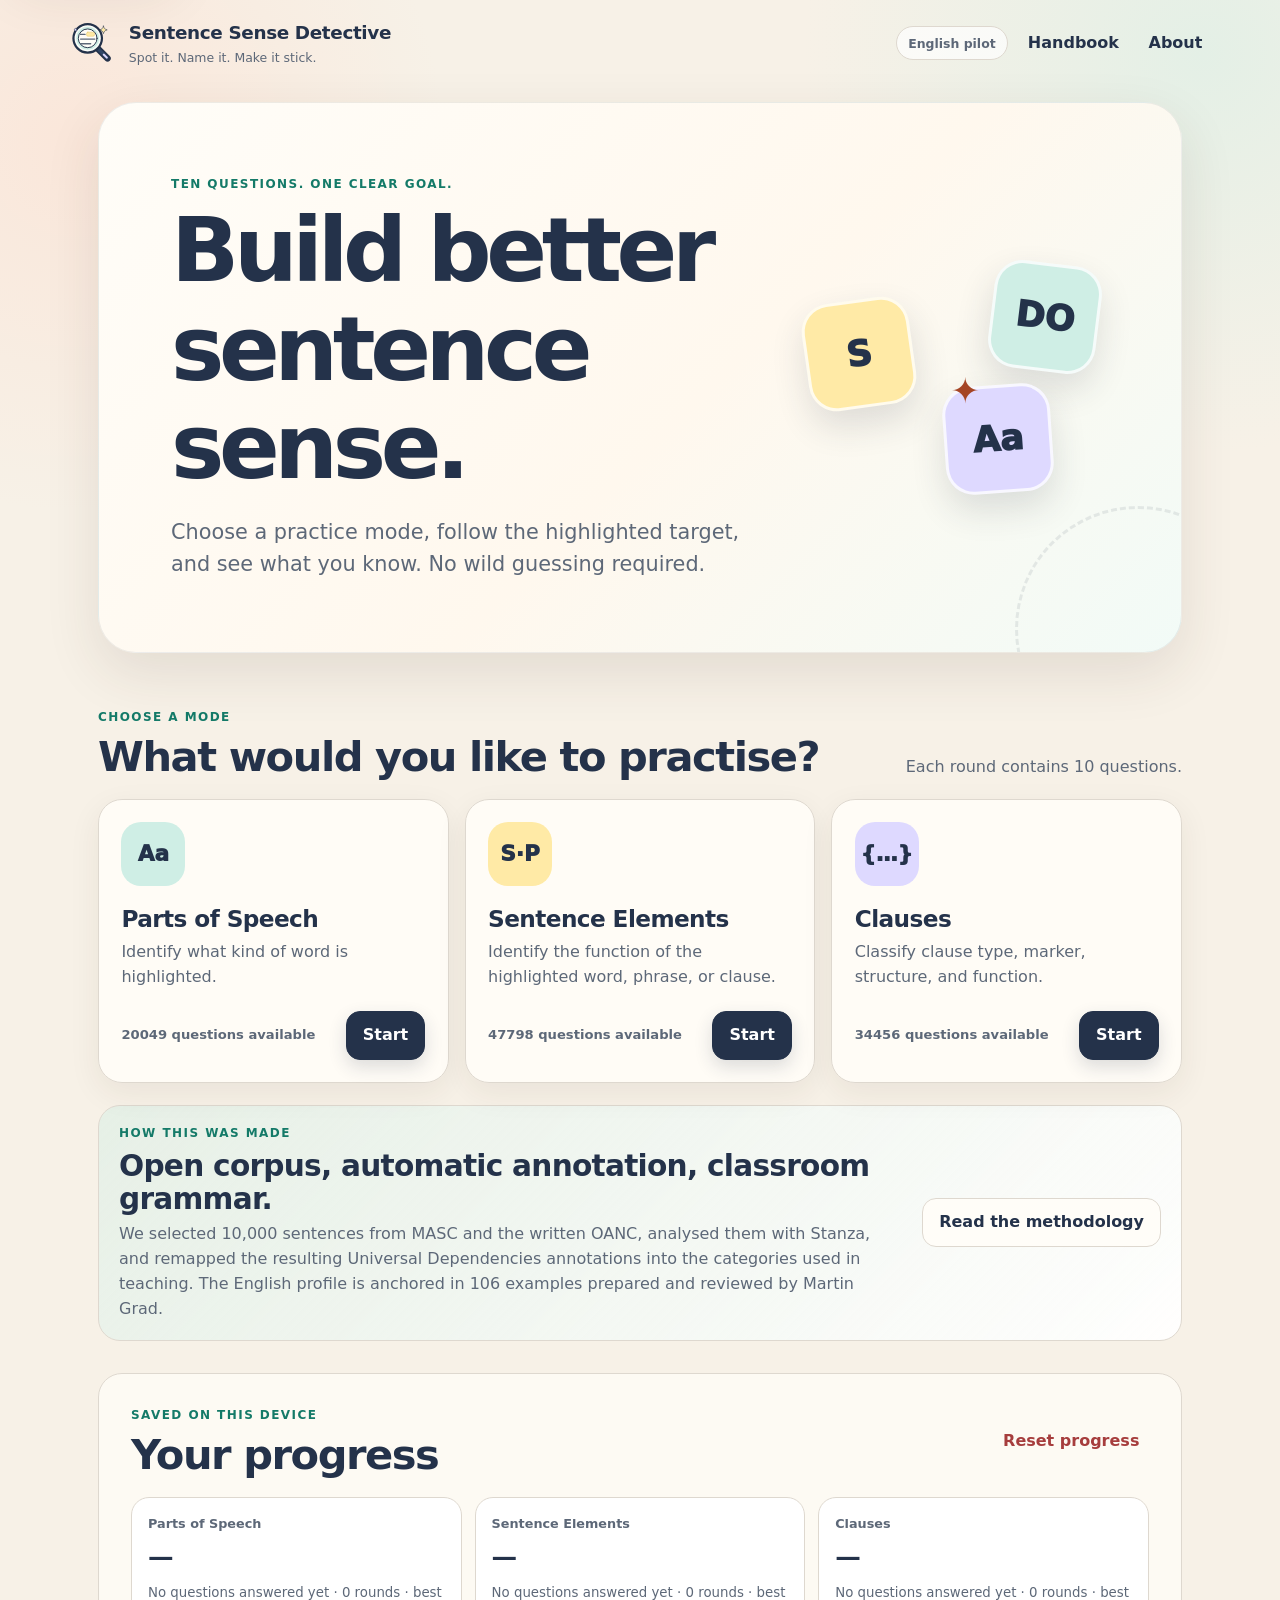
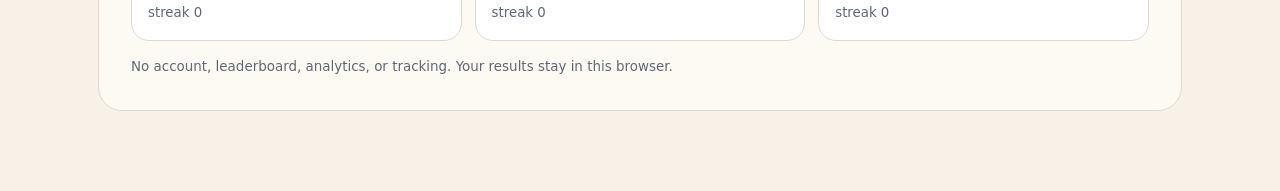
<file: docs/index.html>
<!doctype html>
<html lang="en">
<head>
  <meta charset="utf-8">
  <meta name="viewport" content="width=device-width, initial-scale=1">
  <meta name="description" content="Sentence Sense Detective is a free English grammar practice tool built from open corpora, automatic annotation, and pedagogical review.">
  <meta name="theme-color" content="#24324a">
  <title>Sentence Sense Detective</title>
  <link rel="icon" href="assets/brand/favicon.svg" type="image/svg+xml">
  <link rel="icon" href="assets/brand/favicon-32x32.png" sizes="32x32" type="image/png">
  <link rel="icon" href="assets/brand/favicon-16x16.png" sizes="16x16" type="image/png">
  <link rel="apple-touch-icon" href="assets/brand/apple-touch-icon.png">
  <link rel="manifest" href="assets/brand/site.webmanifest">
  <link rel="stylesheet" href="assets/styles.css?v=1.0.0">
  <link rel="stylesheet" href="assets/methodology.css?v=1.0.0">
</head>
<body>
  <a class="skip-link" href="#main">Skip to practice</a>

  <header class="topbar">
    <a class="brand" href="#" id="brand-home" aria-label="Sentence Sense Detective home">
      <span class="brand-mark" aria-hidden="true">
        <img src="assets/brand/logo-mark.svg" alt="" width="48" height="48">
      </span>
      <span>
        <strong>Sentence Sense Detective</strong>
        <small>Spot it. Name it. Make it stick.</small>
      </span>
    </a>
    <div class="topbar-actions">
      <span class="language-pill">English pilot</span>
      <a class="text-button inline-button" href="handbook.html">Handbook</a>
      <button class="text-button" id="about-button" type="button">About</button>
    </div>
  </header>

  <main id="main" tabindex="-1">
    <section id="home-view" class="view home-view" aria-labelledby="home-title">
      <div class="hero">
        <div>
          <p class="eyebrow">Ten questions. One clear goal.</p>
          <h1 id="home-title" tabindex="-1">Build better sentence sense.</h1>
          <p class="hero-copy">Choose a practice mode, follow the highlighted target, and see what you know. No wild guessing required.</p>
        </div>
        <div class="hero-doodle" aria-hidden="true">
          <span class="doodle-card doodle-one">S</span>
          <span class="doodle-card doodle-two">DO</span>
          <span class="doodle-card doodle-three">Aa</span>
          <span class="doodle-spark">✦</span>
        </div>
      </div>

      <div class="section-heading">
        <div>
          <p class="eyebrow">Choose a mode</p>
          <h2>What would you like to practise?</h2>
        </div>
        <p>Each round contains 10 questions.</p>
      </div>

      <div id="mode-grid" class="mode-grid" aria-label="Practice modes"></div>
      <section id="home-load-panel" class="load-panel" role="status" aria-live="polite">
        <h2 id="home-load-title">Loading practice…</h2>
        <p id="home-load-message">Checking which question sets are available.</p>
        <button id="manifest-retry" class="secondary-button" type="button" hidden>Retry</button>
      </section>

      <section class="build-note" aria-labelledby="build-note-title">
        <div class="build-note-copy">
          <p class="eyebrow">How this was made</p>
          <h2 id="build-note-title">Open corpus, automatic annotation, classroom grammar.</h2>
          <p>We selected 10,000 sentences from MASC and the written OANC, analysed them with Stanza, and remapped the resulting Universal Dependencies annotations into the categories used in teaching. The English profile is anchored in 106 examples prepared and reviewed by Martin Grad.</p>
        </div>
        <div class="build-note-action">
          <a class="secondary-button inline-button" href="handbook.html#making">Read the methodology</a>
        </div>
      </section>

      <section class="progress-panel" aria-labelledby="progress-title">
        <div class="progress-panel-heading">
          <div>
            <p class="eyebrow">Saved on this device</p>
            <h2 id="progress-title">Your progress</h2>
          </div>
          <button class="text-button danger" id="reset-progress" type="button">Reset progress</button>
        </div>
        <div id="progress-cards" class="progress-cards"></div>
        <p class="privacy-note">No account, leaderboard, analytics, or tracking. Your results stay in this browser.</p>
      </section>
    </section>

    <section id="quiz-view" class="view quiz-view" hidden aria-labelledby="quiz-mode-title">
      <div class="quiz-toolbar">
        <button class="back-button" id="exit-round" type="button" aria-label="Leave this round">← Home</button>
        <div class="round-labels">
          <span id="quiz-mode-kicker" class="eyebrow">Practice</span>
          <h1 id="quiz-mode-title">Sentence Elements</h1>
        </div>
        <div class="score-strip" aria-label="Round score" aria-live="polite" aria-atomic="true">
          <div><span>Score</span><strong id="score-value">0/10</strong></div>
          <div><span>Streak</span><strong id="streak-value">0</strong></div>
        </div>
      </div>

      <div class="question-progress" aria-label="Round progress">
        <div class="question-progress-copy">
          <span id="question-position">Question 1 of 10</span>
          <span id="subskill-label">Sentence elements</span>
        </div>
        <div class="progress-track" id="progress-track" role="progressbar" aria-label="Current question in round" aria-valuemin="1" aria-valuemax="10" aria-valuenow="1"><div id="progress-bar"></div></div>
      </div>

      <section id="round-load-panel" class="load-panel round-load-panel" role="status" aria-live="polite" tabindex="-1" hidden>
        <h2 id="round-load-title">Loading your round…</h2>
        <p id="round-load-message">Selecting ten different sentences.</p>
        <div class="load-actions">
          <button id="round-retry" class="primary-button" type="button" hidden>Retry</button>
          <button id="round-load-home" class="secondary-button" type="button">Return home</button>
        </div>
      </section>

      <article id="question-card" class="question-card" tabindex="-1" aria-labelledby="question-prompt" hidden>
        <div class="question-card-top">
          <span id="question-badge" class="question-badge">Sentence elements</span>
          <span id="round-kind" class="round-kind">New round</span>
        </div>

        <div class="sentence-panel">
          <span class="sentence-label">Look at the highlighted target</span>
          <p id="sentence-text" class="sentence-text"></p>
        </div>

        <fieldset class="answer-fieldset">
          <legend id="question-prompt">What is the function of the highlighted phrase?</legend>
          <div id="answer-options" class="answer-options"></div>
        </fieldset>

        <div class="question-actions">
          <button class="secondary-button" id="show-answer" type="button">Show answer</button>
          <button class="primary-button" id="next-question" type="button" hidden>Next question</button>
        </div>

        <section id="feedback-panel" class="feedback-panel" aria-live="polite" hidden>
          <div class="feedback-heading">
            <span id="feedback-icon" aria-hidden="true">✓</span>
            <h2 id="feedback-title">Correct!</h2>
          </div>
          <p id="feedback-message"></p>
          <div id="answer-explanation" class="answer-explanation" hidden>
            <p><strong>Answer:</strong> <span id="correct-answer"></span></p>
            <p id="explanation-text"></p>
            <p><a id="report-question" class="report-question" href="#" target="_blank" rel="noopener noreferrer" hidden>Something wrong with this question? Report it.</a></p>
          </div>
        </section>
        <div id="celebration" class="celebration" aria-hidden="true"></div>
      </article>
    </section>

    <section id="summary-view" class="view summary-view" hidden aria-labelledby="summary-title">
      <div class="summary-card">
        <div id="summary-emblem" class="summary-emblem" aria-hidden="true">★</div>
        <p class="eyebrow">Round complete</p>
        <h1 id="summary-title" tabindex="-1">Nicely done.</h1>
        <p id="summary-copy" class="summary-copy"></p>

        <div class="summary-score">
          <strong id="summary-score-value">8/10</strong>
          <span id="summary-percent">80% first-try accuracy</span>
        </div>

        <section class="breakdown-section" aria-labelledby="breakdown-title">
          <h2 id="breakdown-title">By question type</h2>
          <div id="breakdown-list" class="breakdown-list"></div>
        </section>

        <section id="mistakes-section" class="mistakes-section" aria-labelledby="mistakes-title">
          <h2 id="mistakes-title">Worth another look</h2>
          <div id="mistakes-list" class="mistakes-list"></div>
        </section>

        <div class="summary-actions">
          <button id="review-mistakes" class="primary-button" type="button">Review mistakes</button>
          <button id="new-round" class="secondary-button" type="button">New round</button>
          <button id="summary-home" class="text-button" type="button">Back to home</button>
        </div>
      </div>
    </section>
  </main>

  <dialog id="about-dialog" class="about-dialog">
    <form method="dialog">
      <button class="dialog-close" aria-label="Close about window">×</button>
    </form>
    <h2>About Sentence Sense Detective</h2>
    <p>Sentence Sense Detective is a free grammar-practice tool developed at the Department of Translation Studies, Faculty of Arts, University of Ljubljana. It turns short, highlighted examples into ten-question practice rounds on parts of speech, sentence elements, and clauses. A correct first answer earns a point; after a mistake, the learner gets one unscored retry and a concise explanation.</p>

    <!-- PUBLIC_METHODOLOGY_ALLOWLIST_START -->
    <section id="about-methodology">
      <h3>How we made the question bank</h3>
      <p>The current English release was built in four connected stages:</p>
      <ol class="about-method-list">
        <li><strong>Corpus.</strong> We selected 10,000 sentences from MASC 3.0.0 and the written Open American National Corpus, retaining source and licence information for every sentence.</li>
        <li><strong>Annotation.</strong> Stanza tokenised and lemmatised the sentences, assigned parts of speech, and produced dependency analyses in the Universal Dependencies framework.</li>
        <li><strong>Remapping.</strong> A versioned grammar profile converts the technical annotations into the categories used in teaching. It reconstructs complete target spans, uses 106 examples prepared and reviewed by Martin Grad as its reference set, and withholds unresolved constructions for expert review.</li>
        <li><strong>Practice.</strong> Approved analyses become highlighted multiple-choice questions with controlled alternatives and concise grammatical explanations.</li>
      </ol>
      <p>Students work only with classroom grammar; the technical annotation remains part of corpus preparation.</p>
    </section>
    <!-- PUBLIC_METHODOLOGY_ALLOWLIST_END -->

    <section>
      <h3>Grammar handbook</h3>
      <p>The <a href="handbook.html">grammar handbook</a> gives a fuller account of the corpus, automatic annotation, remapping process, question design, and quality safeguards. Additional chapters on word classes, sentence elements, subordination, and terminological policy are in preparation.</p>
    </section>

    <section>
      <h3>Our aim</h3>
      <p>Our immediate aim is to refine the English resource through expert correction and classroom use. In the longer term, we want Sentence Sense Detective to become a reusable multilingual learning tool for the languages taught at the Department of Translation Studies and across the Faculty of Arts.</p>
    </section>

    <section>
      <h3>About the authors</h3>
      <div class="author-cards">
        <article class="author-card">
          <h4>Martin Grad — Principal author and grammar lead</h4>
          <p><a href="https://www.ff.uni-lj.si/en/staff/martin-anton-grad" target="_blank" rel="noopener noreferrer">Martin Grad</a> teaches English language and grammar at the Department of Translation Studies, Faculty of Arts, University of Ljubljana. He defines the grammatical framework, prepares and reviews the core examples, and is responsible for the pedagogical analyses and explanations.</p>
        </article>
        <article class="author-card">
          <h4>Damjan Popič — Co-author and project lead</h4>
          <p><a href="https://www.ff.uni-lj.si/zaposleni/damjan-popic" target="_blank" rel="noopener noreferrer">Damjan Popič</a> is a linguist and language-technology researcher at the Department of Translation Studies and the University of Ljubljana Faculty of Computer and Information Science. He is responsible for the corpus workflow, digital development, open infrastructure, and the planned multilingual expansion.</p>
        </article>
      </div>
    </section>

    <section>
      <h3>Sources, openness, and privacy</h3>
      <p>The code and, wherever source licences permit, the derived learning data are openly available through the project’s GitHub repository. Corpus sources and licences are documented on the <a href="credits.html">Sources and licences page</a>. The practice site requires no account and uses no analytics or tracking; progress is stored only in the learner’s browser.</p>
    </section>

    <p class="pilot-version">English pilot · Version <span id="about-version"></span></p>
  </dialog>

  <script src="assets/round-state.js"></script>
  <script src="assets/question-bank.js"></script>
  <script src="assets/app.js"></script>
</body>
</html>
</file>
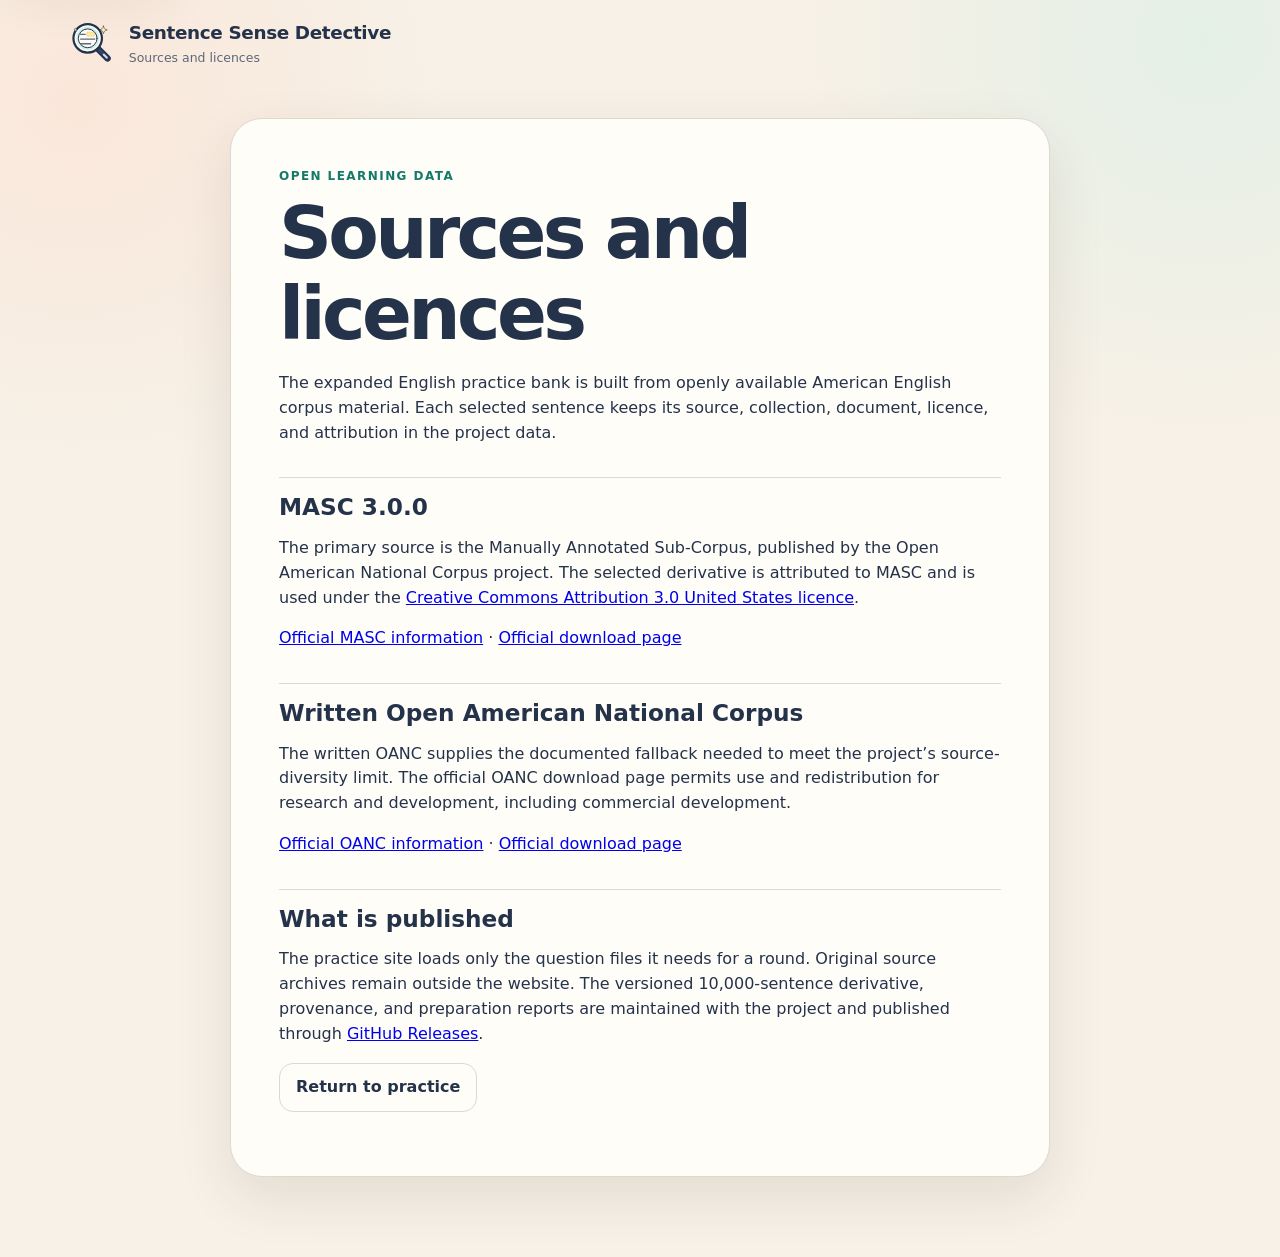
<file: docs/credits.html>
<!doctype html>
<html lang="en">
<head>
  <meta charset="utf-8">
  <meta name="viewport" content="width=device-width, initial-scale=1">
  <meta name="description" content="Sources and licences for Sentence Sense Detective.">
  <meta name="theme-color" content="#24324a">
  <title>Sources and licences · Sentence Sense Detective</title>
  <link rel="icon" href="assets/brand/favicon.svg" type="image/svg+xml">
  <link rel="icon" href="assets/brand/favicon-32x32.png" sizes="32x32" type="image/png">
  <link rel="apple-touch-icon" href="assets/brand/apple-touch-icon.png">
  <link rel="stylesheet" href="assets/styles.css?v=1.0.0">
</head>
<body>
  <a class="skip-link" href="#main">Skip to sources</a>
  <header class="topbar">
    <a class="brand" href="index.html" aria-label="Sentence Sense Detective home">
      <span class="brand-mark" aria-hidden="true">
        <img src="assets/brand/logo-mark.svg" alt="" width="48" height="48">
      </span>
      <span>
        <strong>Sentence Sense Detective</strong>
        <small>Sources and licences</small>
      </span>
    </a>
  </header>
  <main id="main" tabindex="-1">
    <article class="credits-card">
      <p class="eyebrow">Open learning data</p>
      <h1>Sources and licences</h1>
      <p>The expanded English practice bank is built from openly available American English corpus material. Each selected sentence keeps its source, collection, document, licence, and attribution in the project data.</p>

      <section>
        <h2>MASC 3.0.0</h2>
        <p>The primary source is the Manually Annotated Sub-Corpus, published by the Open American National Corpus project. The selected derivative is attributed to MASC and is used under the <a href="https://creativecommons.org/licenses/by/3.0/us/" target="_blank" rel="noopener noreferrer">Creative Commons Attribution 3.0 United States licence</a>.</p>
        <p><a href="https://anc.org/data/masc/" target="_blank" rel="noopener noreferrer">Official MASC information</a> · <a href="https://anc.org/data/masc/downloads/data-download/" target="_blank" rel="noopener noreferrer">Official download page</a></p>
      </section>

      <section>
        <h2>Written Open American National Corpus</h2>
        <p>The written OANC supplies the documented fallback needed to meet the project’s source-diversity limit. The official OANC download page permits use and redistribution for research and development, including commercial development.</p>
        <p><a href="https://anc.org/data/oanc/" target="_blank" rel="noopener noreferrer">Official OANC information</a> · <a href="https://anc.org/data/oanc/download/" target="_blank" rel="noopener noreferrer">Official download page</a></p>
      </section>

      <section>
        <h2>What is published</h2>
        <p>The practice site loads only the question files it needs for a round. Original source archives remain outside the website. The versioned 10,000-sentence derivative, provenance, and preparation reports are maintained with the project and published through <a href="https://github.com/damjan-popic/sentence-sense-detective/releases" target="_blank" rel="noopener noreferrer">GitHub Releases</a>.</p>
      </section>

      <p><a class="secondary-button inline-button" href="index.html">Return to practice</a></p>
    </article>
  </main>
</body>
</html>
</file>
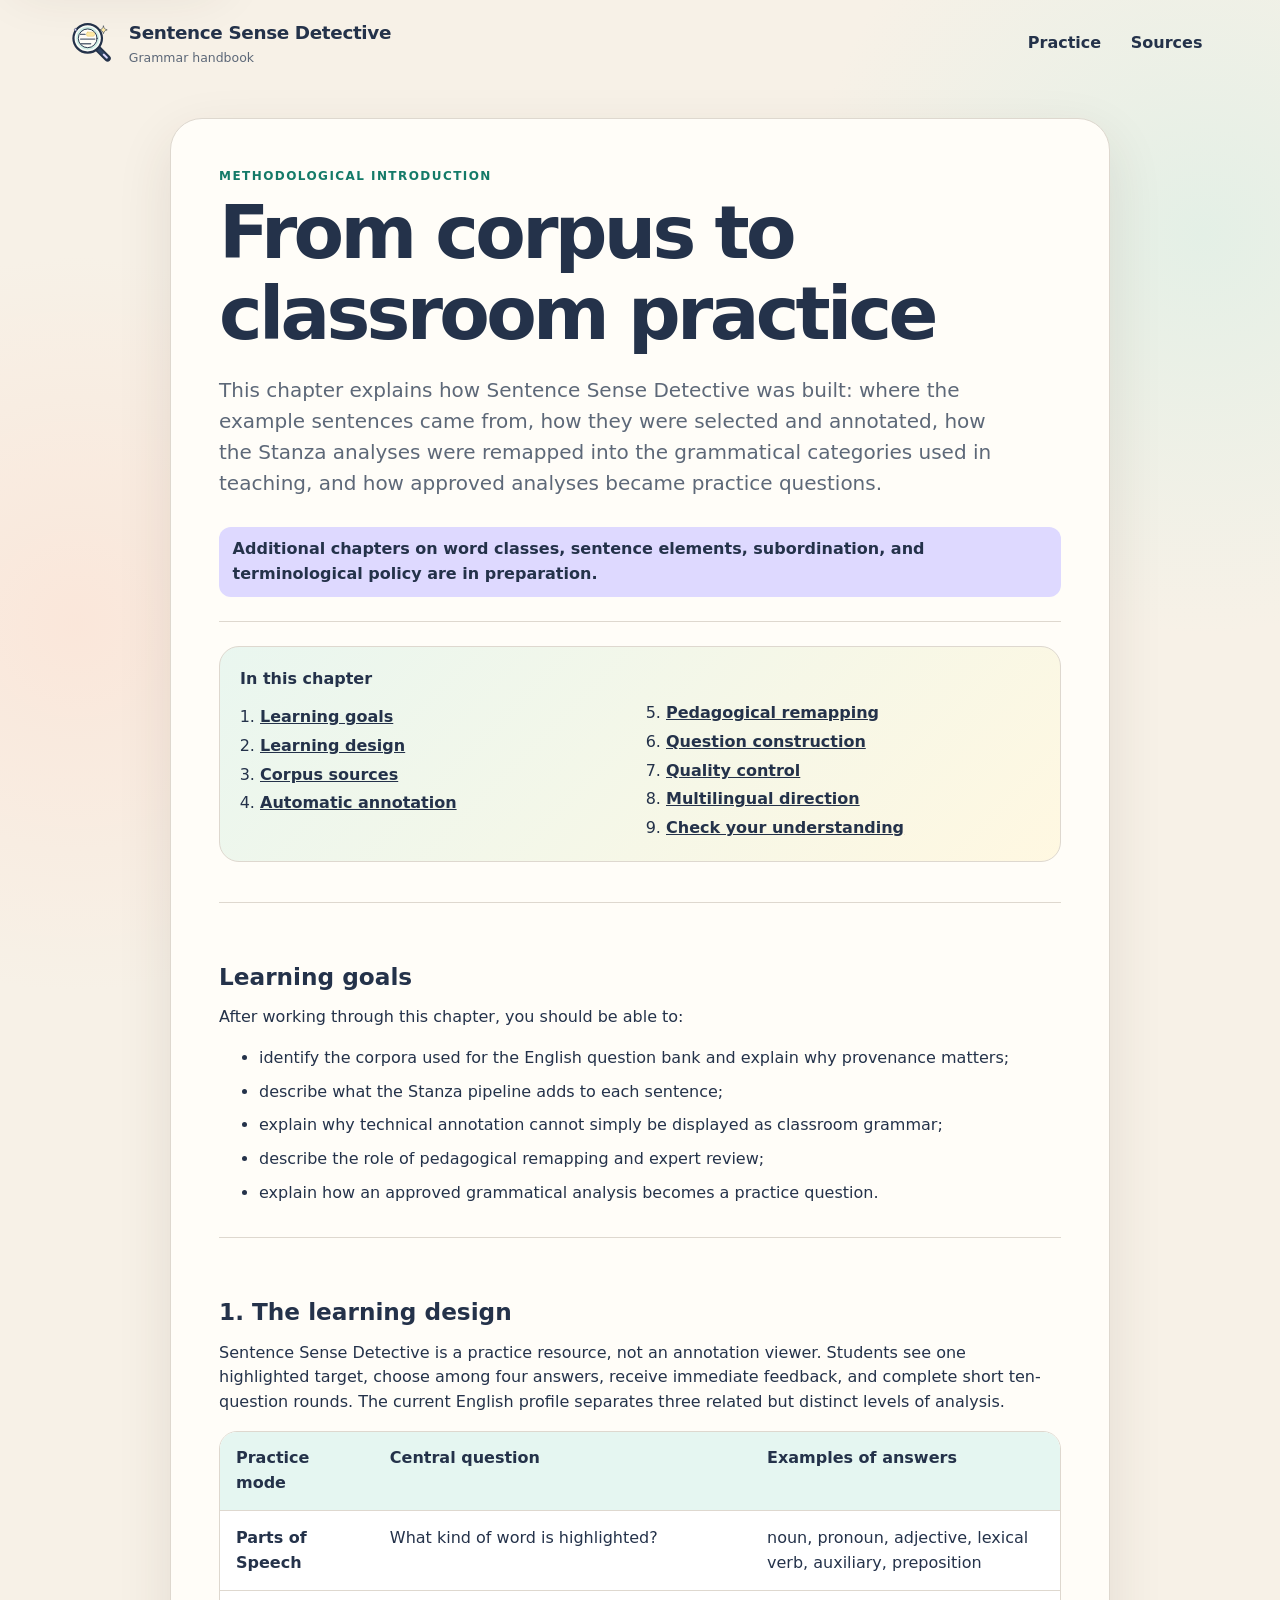
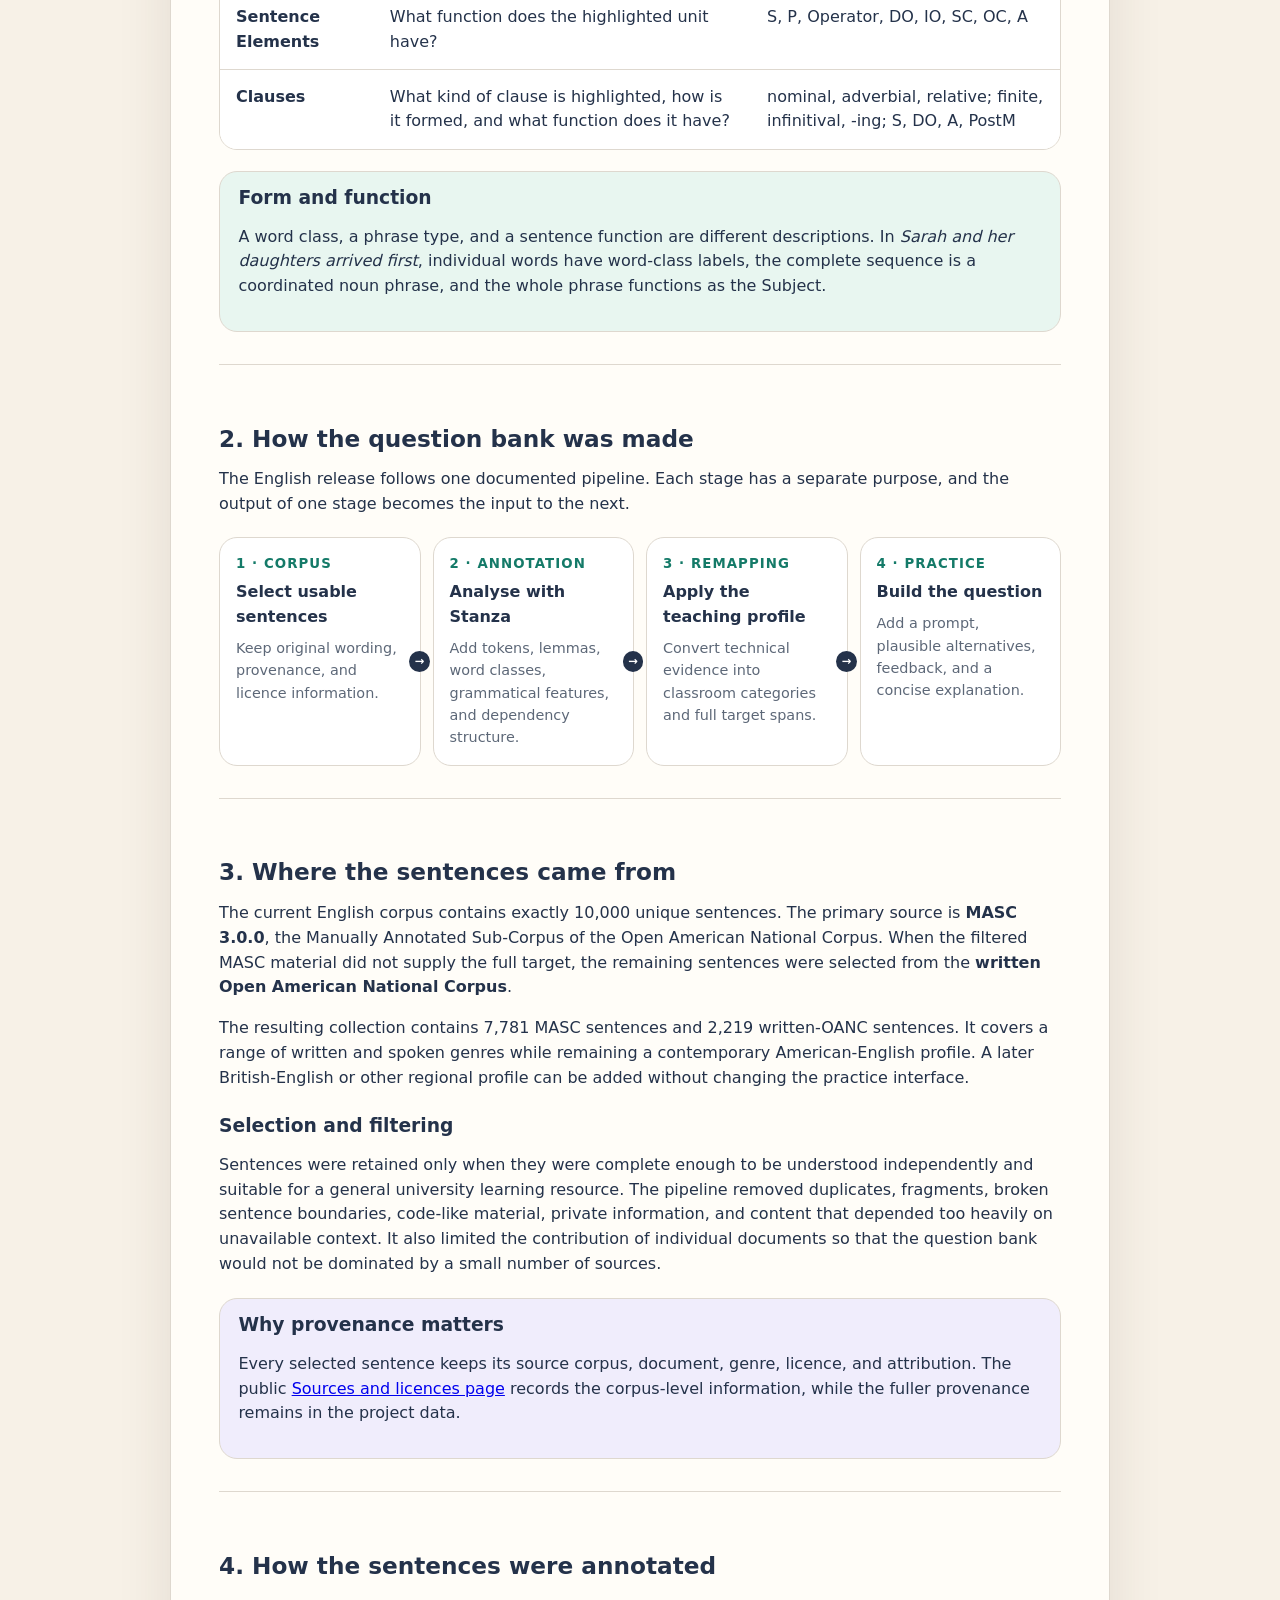
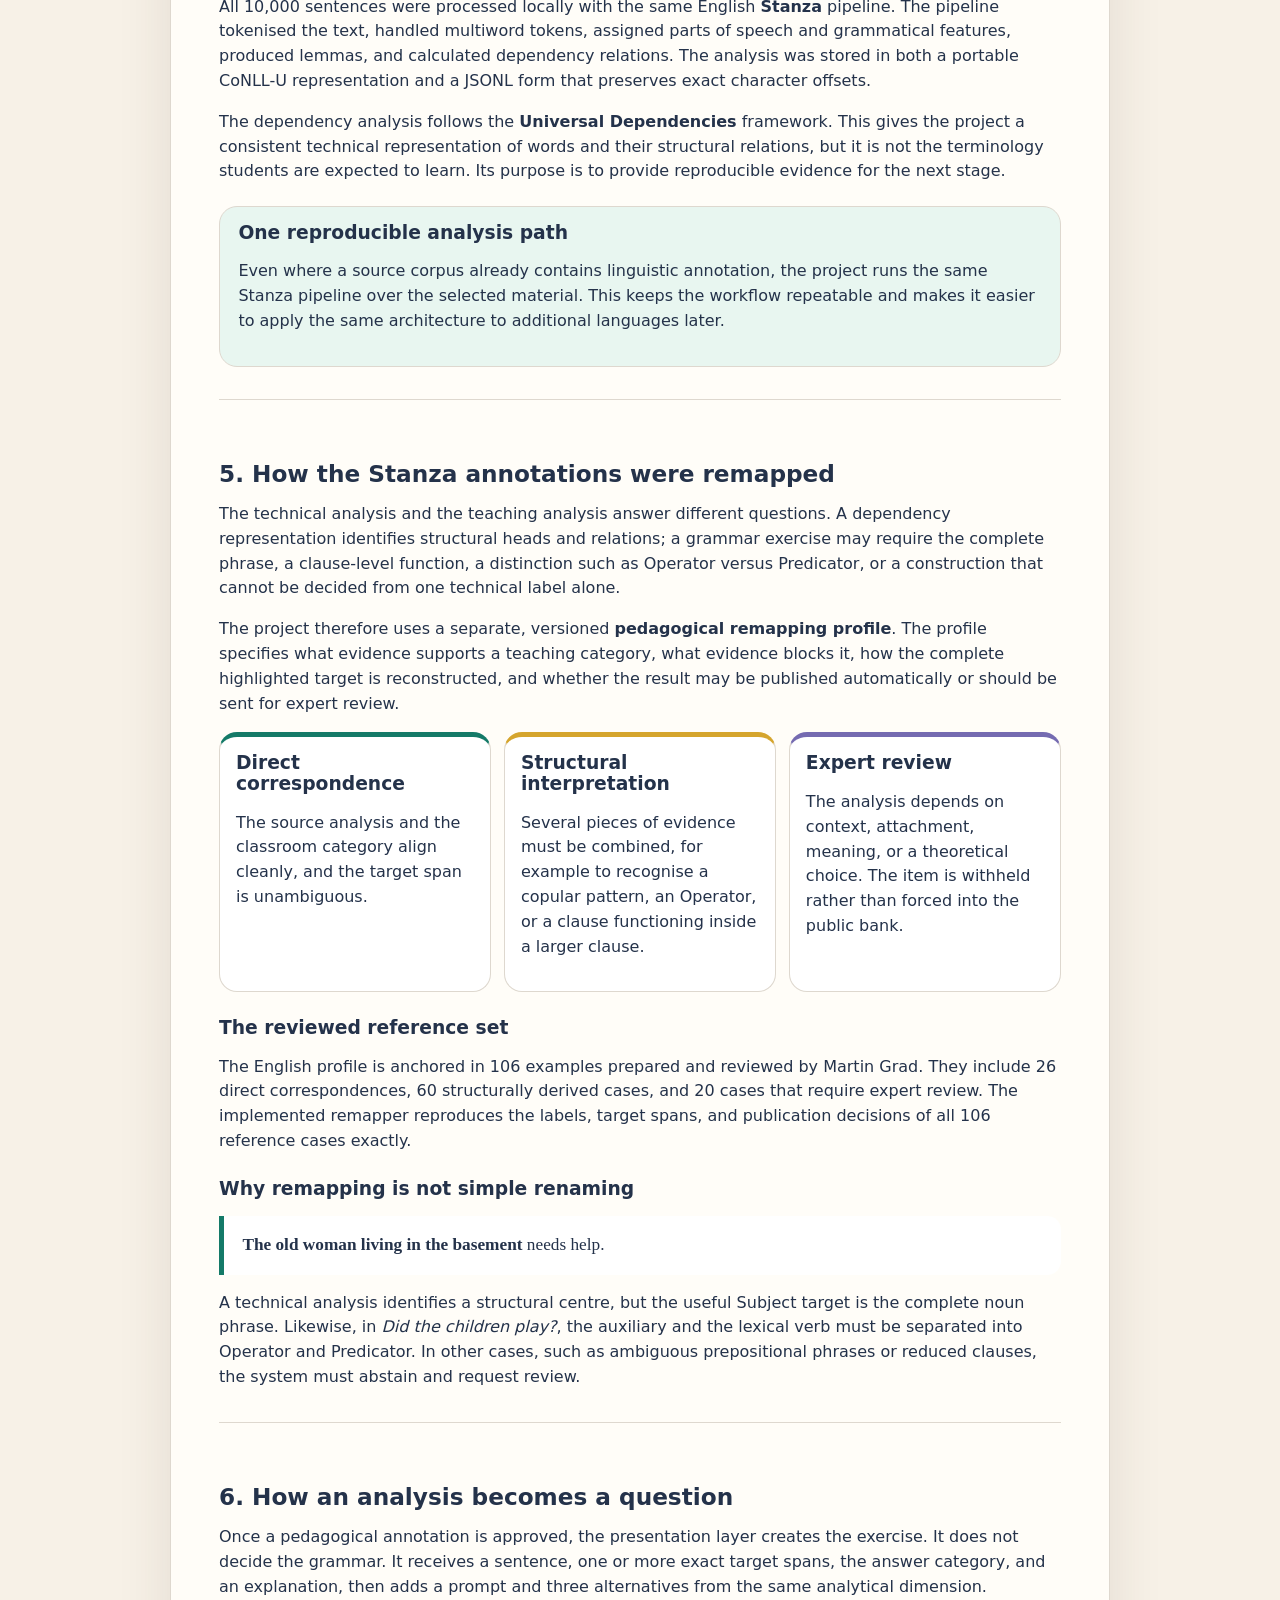
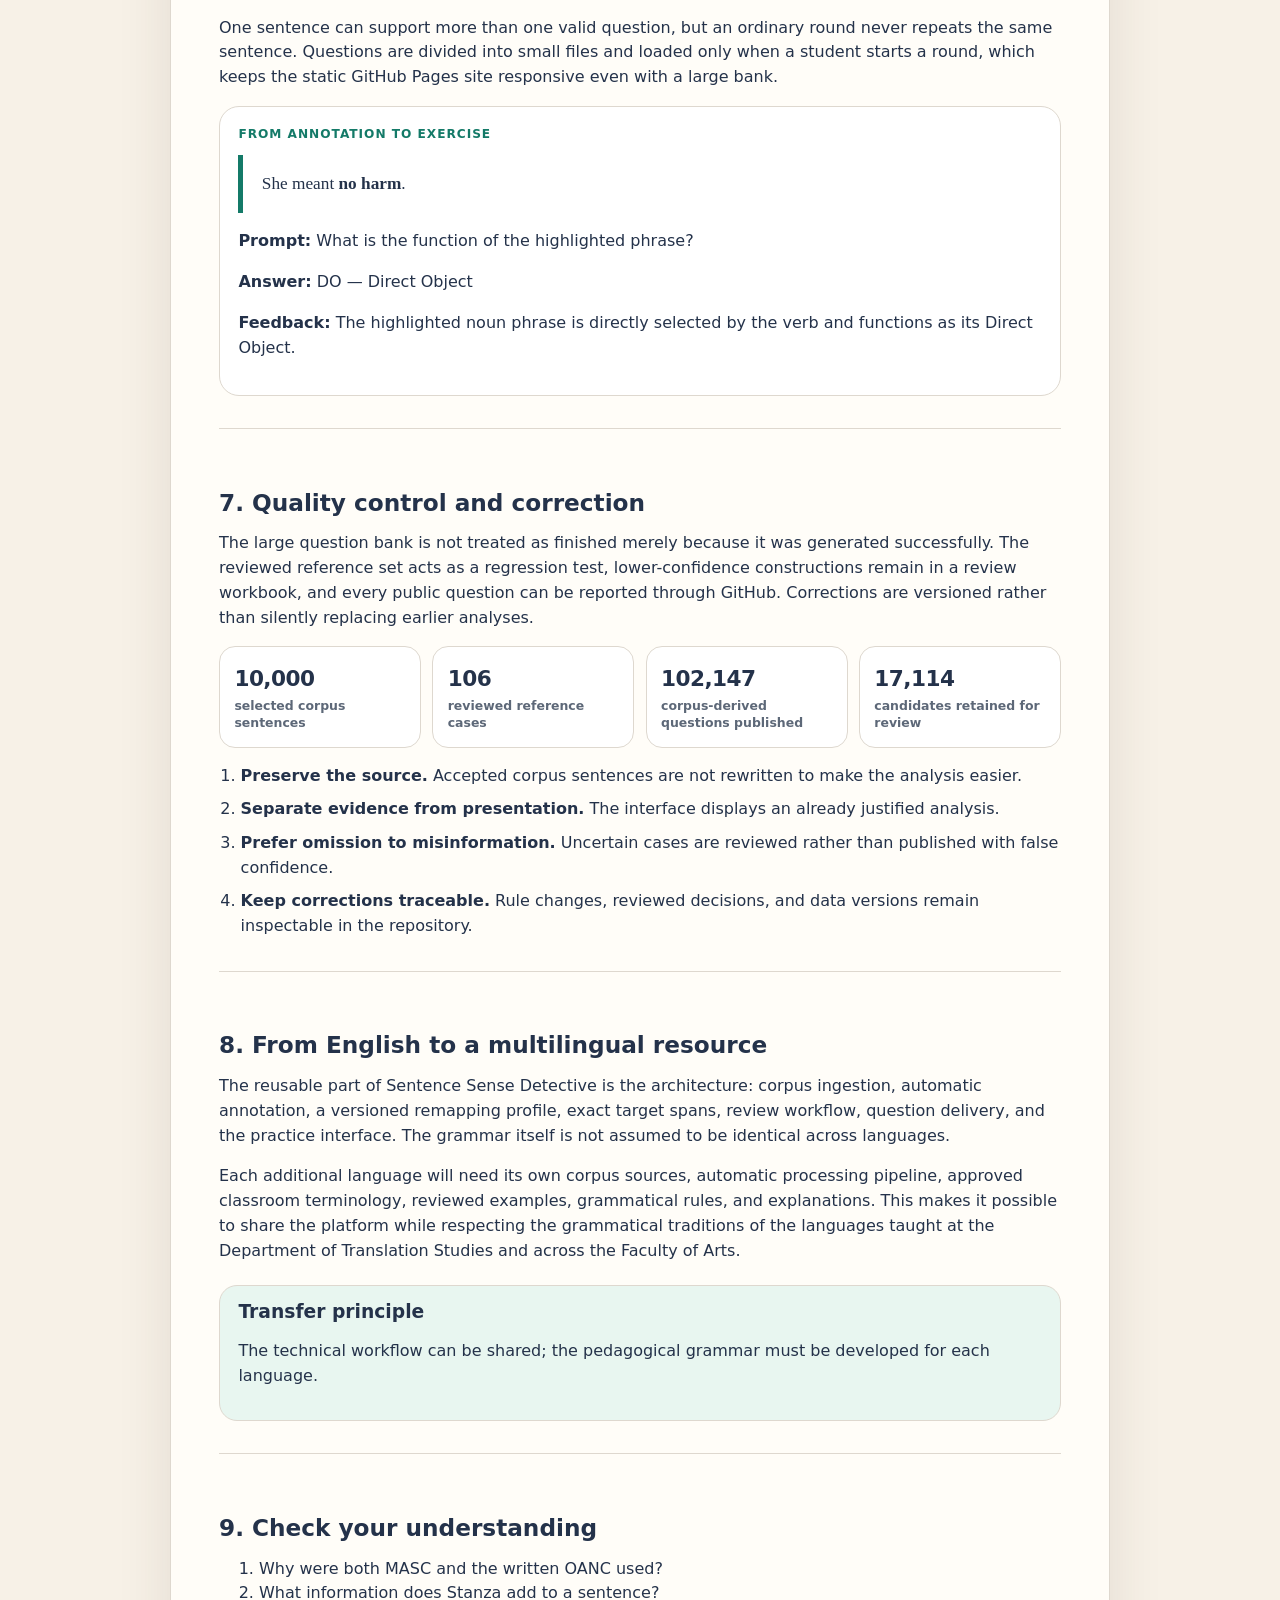
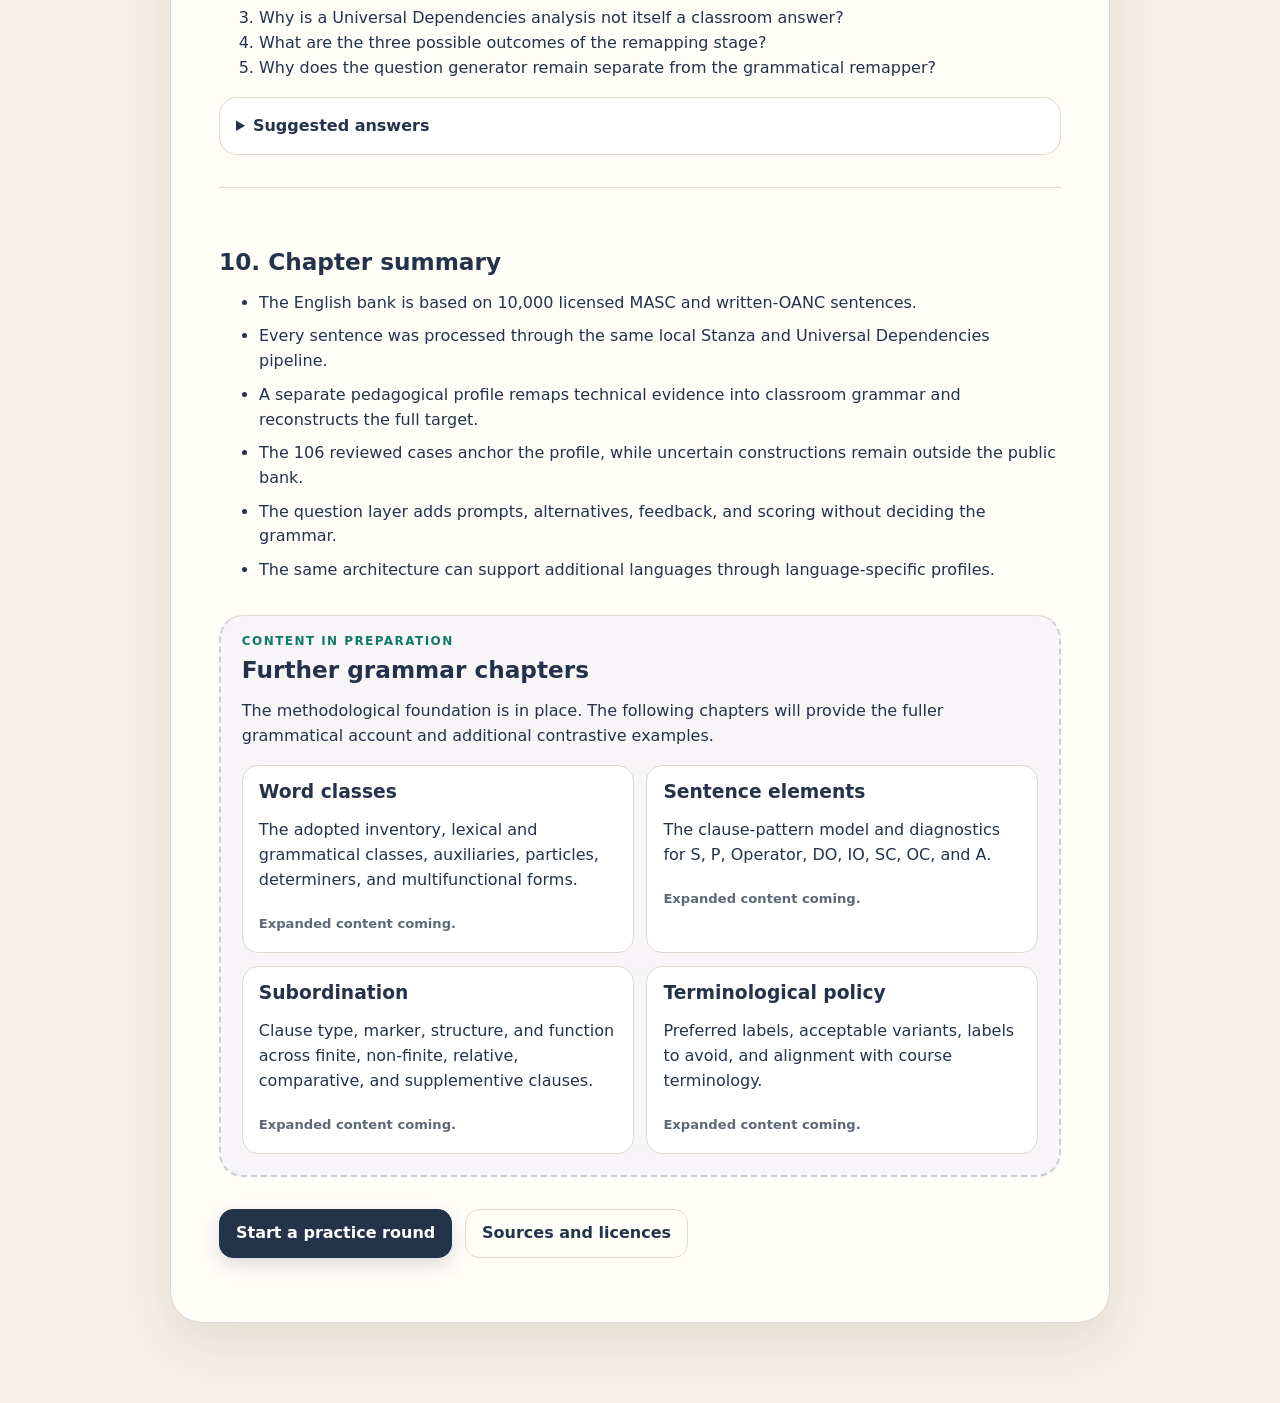
<file: docs/handbook.html>
<!doctype html>
<html lang="en">
<head>
  <meta charset="utf-8">
  <meta name="viewport" content="width=device-width, initial-scale=1">
  <meta name="description" content="The Sentence Sense Detective handbook: corpus sources, automatic annotation, pedagogical remapping, question design, and quality control.">
  <meta name="theme-color" content="#24324a">
  <title>Grammar handbook · Sentence Sense Detective</title>
  <link rel="icon" href="assets/brand/favicon.svg" type="image/svg+xml">
  <link rel="icon" href="assets/brand/favicon-32x32.png" sizes="32x32" type="image/png">
  <link rel="icon" href="assets/brand/favicon-16x16.png" sizes="16x16" type="image/png">
  <link rel="apple-touch-icon" href="assets/brand/apple-touch-icon.png">
  <link rel="manifest" href="assets/brand/site.webmanifest">
  <link rel="stylesheet" href="assets/styles.css?v=1.0.0">
  <link rel="stylesheet" href="assets/handbook.css?v=1.0.0">
  <link rel="stylesheet" href="assets/methodology.css?v=1.0.0">
</head>
<body>
  <a class="skip-link" href="#main">Skip to the handbook</a>

  <header class="topbar">
    <a class="brand" href="index.html" aria-label="Sentence Sense Detective home">
      <span class="brand-mark" aria-hidden="true">
        <img src="assets/brand/logo-mark.svg" alt="" width="48" height="48">
      </span>
      <span>
        <strong>Sentence Sense Detective</strong>
        <small>Grammar handbook</small>
      </span>
    </a>
    <div class="topbar-actions">
      <a class="text-button handbook-link" href="index.html">Practice</a>
      <a class="text-button handbook-link" href="credits.html">Sources</a>
    </div>
  </header>

  <main id="main" tabindex="-1">
    <article class="credits-card handbook-card">
      <header class="chapter-header">
        <p class="eyebrow">Methodological introduction</p>
        <h1>From corpus to classroom practice</h1>
        <p class="chapter-lead">This chapter explains how Sentence Sense Detective was built: where the example sentences came from, how they were selected and annotated, how the Stanza analyses were remapped into the grammatical categories used in teaching, and how approved analyses became practice questions.</p>
        <p class="chapter-note">Additional chapters on word classes, sentence elements, subordination, and terminological policy are in preparation.</p>
      </header>

      <nav class="chapter-nav" aria-label="Handbook contents">
        <strong>In this chapter</strong>
        <ol>
          <li><a href="#goals">Learning goals</a></li>
          <li><a href="#design">Learning design</a></li>
          <li><a href="#corpus">Corpus sources</a></li>
          <li><a href="#annotation">Automatic annotation</a></li>
          <li><a href="#remapping">Pedagogical remapping</a></li>
          <li><a href="#questions">Question construction</a></li>
          <li><a href="#quality">Quality control</a></li>
          <li><a href="#multilingual">Multilingual direction</a></li>
          <li><a href="#self-check">Check your understanding</a></li>
        </ol>
      </nav>

      <section id="goals">
        <h2>Learning goals</h2>
        <p>After working through this chapter, you should be able to:</p>
        <ul class="goal-list">
          <li>identify the corpora used for the English question bank and explain why provenance matters;</li>
          <li>describe what the Stanza pipeline adds to each sentence;</li>
          <li>explain why technical annotation cannot simply be displayed as classroom grammar;</li>
          <li>describe the role of pedagogical remapping and expert review;</li>
          <li>explain how an approved grammatical analysis becomes a practice question.</li>
        </ul>
      </section>

      <section id="design">
        <h2>1. The learning design</h2>
        <p>Sentence Sense Detective is a practice resource, not an annotation viewer. Students see one highlighted target, choose among four answers, receive immediate feedback, and complete short ten-question rounds. The current English profile separates three related but distinct levels of analysis.</p>

        <div class="table-wrap" role="region" aria-label="Practice modes" tabindex="0">
          <table class="handbook-table">
            <thead><tr><th>Practice mode</th><th>Central question</th><th>Examples of answers</th></tr></thead>
            <tbody>
              <tr><td><strong>Parts of Speech</strong></td><td>What kind of word is highlighted?</td><td>noun, pronoun, adjective, lexical verb, auxiliary, preposition</td></tr>
              <tr><td><strong>Sentence Elements</strong></td><td>What function does the highlighted unit have?</td><td>S, P, Operator, DO, IO, SC, OC, A</td></tr>
              <tr><td><strong>Clauses</strong></td><td>What kind of clause is highlighted, how is it formed, and what function does it have?</td><td>nominal, adverbial, relative; finite, infinitival, -ing; S, DO, A, PostM</td></tr>
            </tbody>
          </table>
        </div>

        <aside class="chapter-box key-box">
          <h3>Form and function</h3>
          <p>A word class, a phrase type, and a sentence function are different descriptions. In <em>Sarah and her daughters arrived first</em>, individual words have word-class labels, the complete sequence is a coordinated noun phrase, and the whole phrase functions as the Subject.</p>
        </aside>
      </section>

      <section id="making">
        <h2>2. How the question bank was made</h2>
        <p>The English release follows one documented pipeline. Each stage has a separate purpose, and the output of one stage becomes the input to the next.</p>

        <div class="method-pipeline" aria-label="Corpus-to-question workflow">
          <article class="method-step"><small>1 · Corpus</small><strong>Select usable sentences</strong><p>Keep original wording, provenance, and licence information.</p></article>
          <article class="method-step"><small>2 · Annotation</small><strong>Analyse with Stanza</strong><p>Add tokens, lemmas, word classes, grammatical features, and dependency structure.</p></article>
          <article class="method-step"><small>3 · Remapping</small><strong>Apply the teaching profile</strong><p>Convert technical evidence into classroom categories and full target spans.</p></article>
          <article class="method-step"><small>4 · Practice</small><strong>Build the question</strong><p>Add a prompt, plausible alternatives, feedback, and a concise explanation.</p></article>
        </div>
      </section>

      <section id="corpus">
        <h2>3. Where the sentences came from</h2>
        <p>The current English corpus contains exactly 10,000 unique sentences. The primary source is <strong>MASC 3.0.0</strong>, the Manually Annotated Sub-Corpus of the Open American National Corpus. When the filtered MASC material did not supply the full target, the remaining sentences were selected from the <strong>written Open American National Corpus</strong>.</p>
        <p>The resulting collection contains 7,781 MASC sentences and 2,219 written-OANC sentences. It covers a range of written and spoken genres while remaining a contemporary American-English profile. A later British-English or other regional profile can be added without changing the practice interface.</p>

        <h3>Selection and filtering</h3>
        <p>Sentences were retained only when they were complete enough to be understood independently and suitable for a general university learning resource. The pipeline removed duplicates, fragments, broken sentence boundaries, code-like material, private information, and content that depended too heavily on unavailable context. It also limited the contribution of individual documents so that the question bank would not be dominated by a small number of sources.</p>

        <aside class="chapter-box reminder-box">
          <h3>Why provenance matters</h3>
          <p>Every selected sentence keeps its source corpus, document, genre, licence, and attribution. The public <a href="credits.html">Sources and licences page</a> records the corpus-level information, while the fuller provenance remains in the project data.</p>
        </aside>
      </section>

      <section id="annotation">
        <h2>4. How the sentences were annotated</h2>
        <p>All 10,000 sentences were processed locally with the same English <strong>Stanza</strong> pipeline. The pipeline tokenised the text, handled multiword tokens, assigned parts of speech and grammatical features, produced lemmas, and calculated dependency relations. The analysis was stored in both a portable CoNLL-U representation and a JSONL form that preserves exact character offsets.</p>
        <p>The dependency analysis follows the <strong>Universal Dependencies</strong> framework. This gives the project a consistent technical representation of words and their structural relations, but it is not the terminology students are expected to learn. Its purpose is to provide reproducible evidence for the next stage.</p>

        <aside class="chapter-box key-box">
          <h3>One reproducible analysis path</h3>
          <p>Even where a source corpus already contains linguistic annotation, the project runs the same Stanza pipeline over the selected material. This keeps the workflow repeatable and makes it easier to apply the same architecture to additional languages later.</p>
        </aside>
      </section>

      <section id="remapping">
        <h2>5. How the Stanza annotations were remapped</h2>
        <p>The technical analysis and the teaching analysis answer different questions. A dependency representation identifies structural heads and relations; a grammar exercise may require the complete phrase, a clause-level function, a distinction such as Operator versus Predicator, or a construction that cannot be decided from one technical label alone.</p>
        <p>The project therefore uses a separate, versioned <strong>pedagogical remapping profile</strong>. The profile specifies what evidence supports a teaching category, what evidence blocks it, how the complete highlighted target is reconstructed, and whether the result may be published automatically or should be sent for expert review.</p>

        <div class="method-outcomes">
          <article><h3>Direct correspondence</h3><p>The source analysis and the classroom category align cleanly, and the target span is unambiguous.</p></article>
          <article><h3>Structural interpretation</h3><p>Several pieces of evidence must be combined, for example to recognise a copular pattern, an Operator, or a clause functioning inside a larger clause.</p></article>
          <article><h3>Expert review</h3><p>The analysis depends on context, attachment, meaning, or a theoretical choice. The item is withheld rather than forced into the public bank.</p></article>
        </div>

        <h3>The reviewed reference set</h3>
        <p>The English profile is anchored in 106 examples prepared and reviewed by Martin Grad. They include 26 direct correspondences, 60 structurally derived cases, and 20 cases that require expert review. The implemented remapper reproduces the labels, target spans, and publication decisions of all 106 reference cases exactly.</p>

        <h3>Why remapping is not simple renaming</h3>
        <blockquote><strong>The old woman living in the basement</strong> needs help.</blockquote>
        <p>A technical analysis identifies a structural centre, but the useful Subject target is the complete noun phrase. Likewise, in <em>Did the children play?</em>, the auxiliary and the lexical verb must be separated into Operator and Predicator. In other cases, such as ambiguous prepositional phrases or reduced clauses, the system must abstain and request review.</p>
      </section>

      <section id="questions">
        <h2>6. How an analysis becomes a question</h2>
        <p>Once a pedagogical annotation is approved, the presentation layer creates the exercise. It does not decide the grammar. It receives a sentence, one or more exact target spans, the answer category, and an explanation, then adds a prompt and three alternatives from the same analytical dimension.</p>
        <p>One sentence can support more than one valid question, but an ordinary round never repeats the same sentence. Questions are divided into small files and loaded only when a student starts a round, which keeps the static GitHub Pages site responsive even with a large bank.</p>

        <article class="worked-example">
          <p class="example-label">From annotation to exercise</p>
          <blockquote>She meant <strong>no harm</strong>.</blockquote>
          <p><strong>Prompt:</strong> What is the function of the highlighted phrase?</p>
          <p><strong>Answer:</strong> DO — Direct Object</p>
          <p><strong>Feedback:</strong> The highlighted noun phrase is directly selected by the verb and functions as its Direct Object.</p>
        </article>
      </section>

      <section id="quality">
        <h2>7. Quality control and correction</h2>
        <p>The large question bank is not treated as finished merely because it was generated successfully. The reviewed reference set acts as a regression test, lower-confidence constructions remain in a review workbook, and every public question can be reported through GitHub. Corrections are versioned rather than silently replacing earlier analyses.</p>

        <div class="method-stats" aria-label="Current English release figures">
          <div><strong>10,000</strong><span>selected corpus sentences</span></div>
          <div><strong>106</strong><span>reviewed reference cases</span></div>
          <div><strong>102,147</strong><span>corpus-derived questions published</span></div>
          <div><strong>17,114</strong><span>candidates retained for review</span></div>
        </div>

        <ol class="principle-list">
          <li><strong>Preserve the source.</strong> Accepted corpus sentences are not rewritten to make the analysis easier.</li>
          <li><strong>Separate evidence from presentation.</strong> The interface displays an already justified analysis.</li>
          <li><strong>Prefer omission to misinformation.</strong> Uncertain cases are reviewed rather than published with false confidence.</li>
          <li><strong>Keep corrections traceable.</strong> Rule changes, reviewed decisions, and data versions remain inspectable in the repository.</li>
        </ol>
      </section>

      <section id="multilingual">
        <h2>8. From English to a multilingual resource</h2>
        <p>The reusable part of Sentence Sense Detective is the architecture: corpus ingestion, automatic annotation, a versioned remapping profile, exact target spans, review workflow, question delivery, and the practice interface. The grammar itself is not assumed to be identical across languages.</p>
        <p>Each additional language will need its own corpus sources, automatic processing pipeline, approved classroom terminology, reviewed examples, grammatical rules, and explanations. This makes it possible to share the platform while respecting the grammatical traditions of the languages taught at the Department of Translation Studies and across the Faculty of Arts.</p>

        <aside class="chapter-box key-box">
          <h3>Transfer principle</h3>
          <p>The technical workflow can be shared; the pedagogical grammar must be developed for each language.</p>
        </aside>
      </section>

      <section id="self-check">
        <h2>9. Check your understanding</h2>
        <ol>
          <li>Why were both MASC and the written OANC used?</li>
          <li>What information does Stanza add to a sentence?</li>
          <li>Why is a Universal Dependencies analysis not itself a classroom answer?</li>
          <li>What are the three possible outcomes of the remapping stage?</li>
          <li>Why does the question generator remain separate from the grammatical remapper?</li>
        </ol>
        <details class="answer-details">
          <summary>Suggested answers</summary>
          <ol>
            <li>MASC was the primary source, while written OANC supplied the documented shortfall needed to reach 10,000 suitable unique sentences.</li>
            <li>It adds tokenisation, lemmas, word-class and feature information, dependency structure, and exact offsets.</li>
            <li>The technical representation is designed for computational consistency; classroom analysis may require different categories, complete target spans, and construction-level interpretation.</li>
            <li>A direct correspondence, a structurally derived analysis, or expert review.</li>
            <li>The presentation layer should display a justified analysis, not make grammatical decisions through interface code.</li>
          </ol>
        </details>
      </section>

      <section>
        <h2>10. Chapter summary</h2>
        <ul class="summary-list">
          <li>The English bank is based on 10,000 licensed MASC and written-OANC sentences.</li>
          <li>Every sentence was processed through the same local Stanza and Universal Dependencies pipeline.</li>
          <li>A separate pedagogical profile remaps technical evidence into classroom grammar and reconstructs the full target.</li>
          <li>The 106 reviewed cases anchor the profile, while uncertain constructions remain outside the public bank.</li>
          <li>The question layer adds prompts, alternatives, feedback, and scoring without deciding the grammar.</li>
          <li>The same architecture can support additional languages through language-specific profiles.</li>
        </ul>
      </section>

      <section class="coming-section">
        <p class="eyebrow">Content in preparation</p>
        <h2>Further grammar chapters</h2>
        <p>The methodological foundation is in place. The following chapters will provide the fuller grammatical account and additional contrastive examples.</p>
        <div class="coming-grid">
          <article><h3>Word classes</h3><p>The adopted inventory, lexical and grammatical classes, auxiliaries, particles, determiners, and multifunctional forms.</p><span class="coming-note">Expanded content coming.</span></article>
          <article><h3>Sentence elements</h3><p>The clause-pattern model and diagnostics for S, P, Operator, DO, IO, SC, OC, and A.</p><span class="coming-note">Expanded content coming.</span></article>
          <article><h3>Subordination</h3><p>Clause type, marker, structure, and function across finite, non-finite, relative, comparative, and supplementive clauses.</p><span class="coming-note">Expanded content coming.</span></article>
          <article><h3>Terminological policy</h3><p>Preferred labels, acceptable variants, labels to avoid, and alignment with course terminology.</p><span class="coming-note">Expanded content coming.</span></article>
        </div>
      </section>

      <p class="chapter-actions">
        <a class="primary-button inline-button" href="index.html">Start a practice round</a>
        <a class="secondary-button inline-button" href="credits.html">Sources and licences</a>
      </p>
    </article>
  </main>
</body>
</html>
</file>
<file: docs/assets/styles.css>
:root {
  --ink: #24324a;
  --ink-soft: #5d6878;
  --paper: #fffdf8;
  --canvas: #f7f1e7;
  --navy: #24324a;
  --navy-2: #314767;
  --mint: #cfeee5;
  --mint-strong: #147a68;
  --peach: #ffd8c8;
  --peach-strong: #a54525;
  --yellow: #ffeaa6;
  --lavender: #ded9ff;
  --line: #ded8cf;
  --correct: #16725f;
  --correct-soft: #e4f6f0;
  --wrong: #a63d3d;
  --wrong-soft: #fdeaea;
  --shadow: 0 20px 55px rgba(63, 48, 32, 0.11);
  --radius: 24px;
}

* { box-sizing: border-box; }
html { scroll-behavior: smooth; }
body {
  margin: 0;
  min-width: 0;
  min-height: 100vh;
  background:
    radial-gradient(circle at 6% 8%, rgba(255, 216, 200, .42), transparent 23rem),
    radial-gradient(circle at 94% 3%, rgba(207, 238, 229, .48), transparent 25rem),
    var(--canvas);
  color: var(--ink);
  font-family: ui-rounded, "SF Pro Rounded", "Segoe UI", system-ui, -apple-system, BlinkMacSystemFont, sans-serif;
  line-height: 1.55;
}
button { font: inherit; }
button, a { -webkit-tap-highlight-color: transparent; }
button { cursor: pointer; }
button:focus-visible, a:focus-visible { outline: 3px solid rgba(36, 50, 74, .28); outline-offset: 3px; }
[hidden] { display: none !important; }

.skip-link {
  position: fixed;
  left: 1rem;
  top: -5rem;
  z-index: 1000;
  border-radius: 12px;
  background: var(--paper);
  color: var(--ink);
  padding: .75rem 1rem;
  box-shadow: var(--shadow);
}
.skip-link:focus { top: 1rem; }

.topbar {
  max-width: 1240px;
  margin: 0 auto;
  padding: 1.2rem clamp(1rem, 4vw, 3rem);
  display: flex;
  align-items: center;
  justify-content: space-between;
  gap: 1rem;
}
.brand {
  display: inline-flex;
  align-items: center;
  gap: .8rem;
  color: inherit;
  text-decoration: none;
}
.brand-mark {
  width: 48px;
  height: 48px;
  display: block;
  flex: 0 0 48px;
  background: transparent;
  border-radius: 0;
  box-shadow: none;
}
.brand-mark img { display: block; width: 100%; height: 100%; }
.brand strong { display: block; font-size: 1.15rem; letter-spacing: -.02em; }
.brand small { display: block; color: var(--ink-soft); font-size: .78rem; }
.topbar-actions { display: flex; align-items: center; gap: .65rem; }
.language-pill {
  padding: .4rem .7rem;
  border-radius: 999px;
  background: rgba(255, 255, 255, .7);
  border: 1px solid var(--line);
  color: var(--ink-soft);
  font-weight: 800;
  font-size: .78rem;
}
.text-button {
  border: 0;
  background: transparent;
  color: var(--navy);
  padding: .5rem .6rem;
  font-weight: 800;
  border-radius: 10px;
}
.text-button:hover { background: rgba(36, 50, 74, .07); }
.text-button.danger { color: var(--wrong); }

main { max-width: 1180px; margin: 0 auto; padding: 1rem clamp(1rem, 4vw, 3rem) 5rem; }
.view { animation: fade-in .22s ease-out both; }
@keyframes fade-in { from { opacity: 0; transform: translateY(4px); } to { opacity: 1; transform: none; } }

.hero {
  min-height: 390px;
  display: grid;
  grid-template-columns: minmax(0, 1.3fr) minmax(260px, .7fr);
  align-items: center;
  gap: 2rem;
  padding: clamp(2rem, 6vw, 4.5rem);
  border: 1px solid rgba(36, 50, 74, .08);
  border-radius: 38px;
  background: linear-gradient(135deg, #fffdf8 0%, #fff8ee 55%, #f2fbf7 100%);
  box-shadow: var(--shadow);
  overflow: hidden;
  position: relative;
}
.hero::before {
  content: "";
  position: absolute;
  width: 240px;
  height: 240px;
  border: 3px dashed rgba(36, 50, 74, .09);
  border-radius: 50%;
  right: -80px;
  bottom: -100px;
}
.eyebrow {
  margin: 0 0 .45rem;
  color: var(--mint-strong);
  text-transform: uppercase;
  letter-spacing: .12em;
  font-size: .75rem;
  font-weight: 900;
}
h1, h2, h3 { line-height: 1.1; }
.hero h1 {
  margin: 0;
  max-width: 750px;
  font-size: clamp(2.8rem, 7vw, 5.7rem);
  letter-spacing: -.06em;
}
.hero-copy {
  margin: 1.2rem 0 0;
  max-width: 660px;
  color: var(--ink-soft);
  font-size: clamp(1.05rem, 2vw, 1.3rem);
}
.hero-doodle { position: relative; min-height: 230px; }
.doodle-card {
  position: absolute;
  display: grid;
  place-items: center;
  width: 108px;
  height: 108px;
  border-radius: 28px;
  font-weight: 950;
  font-size: 2.2rem;
  box-shadow: 0 16px 35px rgba(45, 51, 64, .14);
  border: 3px solid rgba(255, 255, 255, .8);
}
.doodle-one { left: 4%; top: 16%; background: var(--yellow); transform: rotate(-8deg); }
.doodle-two { right: 3%; top: 0; background: var(--mint); transform: rotate(7deg); }
.doodle-three { right: 18%; bottom: 0; background: var(--lavender); transform: rotate(-4deg); }
.doodle-spark { position: absolute; left: 50%; top: 44%; font-size: 2.2rem; color: var(--peach-strong); }

.section-heading {
  margin: 3.4rem 0 1.2rem;
  display: flex;
  justify-content: space-between;
  align-items: end;
  gap: 2rem;
}
.section-heading h2, .progress-panel h2 { margin: 0; font-size: clamp(1.8rem, 4vw, 2.6rem); letter-spacing: -.035em; }
.section-heading > p { color: var(--ink-soft); margin: 0; }

.mode-grid { display: grid; grid-template-columns: repeat(3, minmax(0, 1fr)); gap: 1rem; }

.load-panel {
  margin-top: 1rem;
  padding: 1.25rem;
  border: 1px solid var(--line);
  border-radius: var(--radius);
  background: var(--surface);
}
.load-panel h2, .load-panel p { margin: 0; }
.load-panel p { margin-top: .4rem; color: var(--ink-soft); }
.load-panel button, .load-actions { margin-top: 1rem; }
.load-actions { display: flex; flex-wrap: wrap; gap: .75rem; }
.round-load-panel { max-width: 48rem; margin: 2rem auto 0; }
.report-question { font-size: .92rem; font-weight: 700; }
.mode-card {
  position: relative;
  min-height: 270px;
  padding: 1.4rem;
  border: 1px solid var(--line);
  border-radius: var(--radius);
  background: rgba(255, 253, 248, .9);
  box-shadow: 0 10px 32px rgba(63, 48, 32, .07);
  display: flex;
  flex-direction: column;
  transition: transform .18s ease, box-shadow .18s ease;
}
.mode-card:hover { transform: translateY(-4px); box-shadow: 0 18px 42px rgba(63, 48, 32, .12); }
.mode-icon {
  width: 64px;
  height: 64px;
  display: grid;
  place-items: center;
  border-radius: 20px;
  background: var(--mint);
  font-size: 1.35rem;
  font-weight: 950;
}
.mode-card:nth-child(2) .mode-icon { background: var(--yellow); }
.mode-card:nth-child(3) .mode-icon { background: var(--lavender); }
.mode-card h3 { margin: 1.25rem 0 .55rem; font-size: 1.45rem; letter-spacing: -.025em; }
.mode-card p { margin: 0; color: var(--ink-soft); }
.mode-card-footer { margin-top: auto; padding-top: 1.3rem; display: flex; align-items: center; justify-content: space-between; gap: .8rem; }
.question-count { color: var(--ink-soft); font-size: .82rem; font-weight: 800; }
.start-button, .primary-button, .secondary-button, .back-button {
  min-height: 46px;
  border-radius: 14px;
  padding: .7rem 1rem;
  font-weight: 900;
}
.start-button, .primary-button {
  border: 1px solid var(--navy);
  background: var(--navy);
  color: #fff;
  box-shadow: 0 7px 18px rgba(36, 50, 74, .16);
}
.start-button:hover, .primary-button:hover { background: var(--navy-2); }
.secondary-button, .back-button {
  border: 1px solid var(--line);
  background: var(--paper);
  color: var(--navy);
}
.secondary-button:hover, .back-button:hover { border-color: var(--navy); background: #fff; }

.progress-panel {
  margin-top: 2rem;
  padding: clamp(1.3rem, 4vw, 2rem);
  border-radius: var(--radius);
  border: 1px solid var(--line);
  background: rgba(255, 253, 248, .76);
}
.progress-panel-heading { display: flex; align-items: center; justify-content: space-between; gap: 1rem; }
.progress-cards { margin-top: 1.2rem; display: grid; grid-template-columns: repeat(3, minmax(0, 1fr)); gap: .8rem; }
.progress-card { padding: 1rem; border-radius: 18px; background: #fff; border: 1px solid var(--line); }
.progress-card span { display: block; color: var(--ink-soft); font-size: .8rem; font-weight: 800; }
.progress-card strong { display: block; margin-top: .25rem; font-size: 1.6rem; }
.progress-card small { display: block; margin-top: .35rem; color: var(--ink-soft); }
.privacy-note { margin: 1rem 0 0; color: var(--ink-soft); font-size: .84rem; }

.quiz-toolbar {
  display: grid;
  grid-template-columns: auto 1fr auto;
  align-items: center;
  gap: 1.2rem;
  margin-bottom: 1.4rem;
}
.back-button { white-space: nowrap; }
.round-labels h1 { margin: 0; font-size: clamp(1.6rem, 4vw, 2.5rem); letter-spacing: -.04em; }
.score-strip { display: flex; gap: .6rem; }
.score-strip > div {
  min-width: 86px;
  padding: .65rem .85rem;
  border: 1px solid var(--line);
  border-radius: 16px;
  background: var(--paper);
  text-align: center;
}
.score-strip span { display: block; color: var(--ink-soft); font-size: .72rem; font-weight: 900; text-transform: uppercase; letter-spacing: .08em; }
.score-strip strong { display: block; margin-top: .1rem; font-size: 1.25rem; }
.question-progress { margin-bottom: .85rem; }
.question-progress-copy { display: flex; justify-content: space-between; gap: 1rem; color: var(--ink-soft); font-size: .83rem; font-weight: 800; }
.progress-track { height: 9px; margin-top: .5rem; border-radius: 999px; background: rgba(36, 50, 74, .11); overflow: hidden; }
#progress-bar { width: 0; height: 100%; border-radius: inherit; background: linear-gradient(90deg, var(--mint-strong), #44aa8e); transition: width .22s ease; }

.question-card {
  position: relative;
  overflow: hidden;
  border: 1px solid var(--line);
  border-radius: 32px;
  background: var(--paper);
  padding: clamp(1.2rem, 4vw, 2.2rem);
  box-shadow: var(--shadow);
}
.question-card-top { display: flex; align-items: center; justify-content: space-between; gap: 1rem; }
.question-badge, .round-kind {
  display: inline-flex;
  align-items: center;
  border-radius: 999px;
  padding: .42rem .72rem;
  font-size: .76rem;
  font-weight: 900;
}
.question-badge { background: var(--mint); color: #0f6657; }
.round-kind { background: #f1ede5; color: var(--ink-soft); }
.sentence-panel {
  margin: 1.25rem 0 1.4rem;
  padding: clamp(1.2rem, 4vw, 2rem);
  border-radius: 24px;
  background: #faf7f1;
  border: 1px solid #ebe5db;
}
.sentence-label { display: block; margin-bottom: .65rem; color: var(--ink-soft); text-transform: uppercase; letter-spacing: .09em; font-size: .7rem; font-weight: 900; }
.sentence-text {
  margin: 0;
  font-family: Georgia, "Times New Roman", serif;
  font-size: clamp(1.45rem, 4vw, 2.25rem);
  line-height: 1.55;
}
.target-mark {
  background: linear-gradient(transparent 48%, var(--yellow) 48%);
  border-radius: .15em;
  padding: 0 .06em;
  box-decoration-break: clone;
  -webkit-box-decoration-break: clone;
}
.answer-fieldset { border: 0; padding: 0; margin: 0; }
.answer-fieldset legend { width: 100%; margin-bottom: .85rem; font-size: clamp(1.05rem, 2vw, 1.25rem); font-weight: 950; }
.answer-options { display: grid; grid-template-columns: repeat(2, minmax(0, 1fr)); gap: .7rem; }
.answer-option {
  width: 100%;
  min-height: 62px;
  border: 2px solid var(--line);
  border-radius: 16px;
  background: #fff;
  color: var(--ink);
  padding: .85rem 1rem;
  text-align: left;
  font-weight: 850;
  transition: border-color .15s ease, background .15s ease, transform .15s ease;
}
.answer-option:hover:not(:disabled) { transform: translateY(-1px); border-color: #9aa4b1; }
.answer-option.is-selected { border-color: var(--navy); background: #f0f3f8; }
.answer-option.is-correct { border-color: var(--correct); background: var(--correct-soft); color: #0e5b4a; }
.answer-option.is-wrong { border-color: var(--wrong); background: var(--wrong-soft); color: #7d2929; }
.answer-option:disabled { cursor: default; opacity: .78; }
.answer-option.is-correct:disabled, .answer-option.is-wrong:disabled { opacity: 1; }
.question-actions { display: flex; justify-content: flex-end; gap: .65rem; margin-top: 1rem; }
.feedback-panel {
  margin-top: 1.25rem;
  border-radius: 20px;
  padding: 1rem 1.1rem;
  background: #f4f1eb;
  border: 1px solid var(--line);
}
.feedback-panel.correct { background: var(--correct-soft); border-color: #a9d9cb; }
.feedback-panel.wrong { background: var(--wrong-soft); border-color: #e7baba; }
.feedback-heading { display: flex; align-items: center; gap: .65rem; }
.feedback-heading span { width: 32px; height: 32px; display: grid; place-items: center; border-radius: 50%; background: #fff; font-weight: 950; }
.feedback-heading h2 { margin: 0; font-size: 1.25rem; }
.feedback-panel p { margin: .55rem 0 0; }
.answer-explanation { margin-top: .8rem; padding-top: .8rem; border-top: 1px solid rgba(36, 50, 74, .12); }
.celebration { position: absolute; inset: 0; pointer-events: none; overflow: hidden; }
.spark {
  position: absolute;
  font-size: 1.1rem;
  animation: sparkle .8s ease-out both;
}
@keyframes sparkle {
  0% { opacity: 0; transform: translateY(16px) scale(.4) rotate(0); }
  35% { opacity: 1; }
  100% { opacity: 0; transform: translateY(-62px) scale(1.15) rotate(140deg); }
}

.summary-view { max-width: 860px; margin: 0 auto; }
.summary-card {
  padding: clamp(1.5rem, 5vw, 3rem);
  border-radius: 32px;
  border: 1px solid var(--line);
  background: var(--paper);
  box-shadow: var(--shadow);
  text-align: center;
}
.summary-emblem {
  width: 72px;
  height: 72px;
  margin: 0 auto 1rem;
  display: grid;
  place-items: center;
  border-radius: 24px;
  background: var(--yellow);
  font-size: 2rem;
}
.summary-card h1 { margin: 0; font-size: clamp(2.3rem, 6vw, 4.2rem); letter-spacing: -.055em; }
.summary-copy { color: var(--ink-soft); font-size: 1.05rem; }
.summary-score { margin: 1.5rem auto; max-width: 300px; padding: 1rem; border-radius: 20px; background: #f7f4ed; }
.summary-score strong { display: block; font-size: 2.4rem; }
.summary-score span { color: var(--ink-soft); font-weight: 800; }
.breakdown-section, .mistakes-section { margin-top: 2rem; text-align: left; }
.breakdown-section h2, .mistakes-section h2 { font-size: 1.25rem; }
.breakdown-list { display: grid; gap: .55rem; }
.breakdown-row { display: grid; grid-template-columns: minmax(0, 1fr) auto; gap: 1rem; align-items: center; padding: .75rem .9rem; border: 1px solid var(--line); border-radius: 14px; }
.breakdown-row strong { white-space: nowrap; }
.mistakes-list { display: grid; gap: .65rem; }
.mistake-item { border: 1px solid var(--line); border-radius: 16px; padding: .9rem 1rem; background: #fff; }
.mistake-item p { margin: .25rem 0; }
.mistake-sentence { font-family: Georgia, "Times New Roman", serif; font-size: 1.07rem; }
.summary-actions { display: flex; flex-wrap: wrap; justify-content: center; gap: .65rem; margin-top: 2rem; }

.about-dialog {
  width: min(720px, calc(100% - 2rem));
  max-height: min(86vh, 760px);
  overflow-y: auto;
  border: 1px solid var(--line);
  border-radius: 26px;
  padding: 1.5rem;
  background: var(--paper);
  color: var(--ink);
  box-shadow: var(--shadow);
}
.about-dialog::backdrop { background: rgba(23, 30, 42, .45); backdrop-filter: blur(3px); }
.about-dialog h2 { margin: 0 0 1rem; font-size: 2rem; }
.about-dialog h3 { margin: 1.2rem 0 .5rem; font-size: 1.15rem; }
.about-dialog h4 { margin: 0 0 .45rem; font-size: 1rem; line-height: 1.3; }
.about-dialog section + section { margin-top: 1.35rem; padding-top: .2rem; border-top: 1px solid var(--line); }
.about-dialog li + li { margin-top: .45rem; }
.about-dialog form { float: right; }
.dialog-close { width: 42px; height: 42px; border-radius: 50%; border: 1px solid var(--line); background: #fff; color: var(--ink); font-size: 1.5rem; }
.author-cards { display: grid; grid-template-columns: repeat(2, minmax(0, 1fr)); gap: .8rem; }
.author-card { padding: 1rem; border: 1px solid var(--line); border-radius: 18px; background: #fff; }
.author-card p { margin: 0; color: var(--ink-soft); }
.pilot-version { margin-bottom: 0; color: var(--ink-soft); font-size: .82rem; font-weight: 800; }
.credits-card {
  max-width: 820px;
  margin: 1rem auto 0;
  padding: clamp(1.4rem, 5vw, 3rem);
  border: 1px solid var(--line);
  border-radius: 32px;
  background: var(--paper);
  box-shadow: var(--shadow);
}
.credits-card h1 { margin: 0; font-size: clamp(2.4rem, 7vw, 4.6rem); letter-spacing: -.05em; }
.credits-card h2 { margin: 0 0 .5rem; font-size: 1.45rem; }
.credits-card section { margin-top: 2rem; padding-top: 1rem; border-top: 1px solid var(--line); }
.inline-button { display: inline-flex; align-items: center; text-decoration: none; }

@media (max-width: 900px) {
  .hero { grid-template-columns: 1fr; min-height: auto; }
  .hero-doodle { min-height: 180px; max-width: 360px; width: 100%; margin: 0 auto; }
  .mode-grid, .progress-cards { grid-template-columns: 1fr; }
  .mode-card { min-height: 230px; }
  .quiz-toolbar { grid-template-columns: auto 1fr; }
  .score-strip { grid-column: 1 / -1; justify-content: flex-end; }
}

@media (max-width: 620px) {
  .topbar { align-items: flex-start; }
  .brand small, .language-pill { display: none; }
  main { padding-top: .4rem; }
  .hero { border-radius: 28px; padding: 1.5rem; }
  .hero h1 { font-size: clamp(2.5rem, 15vw, 4rem); }
  .hero-doodle { min-height: 145px; }
  .doodle-card { width: 82px; height: 82px; border-radius: 22px; font-size: 1.55rem; }
  .section-heading, .progress-panel-heading { align-items: flex-start; flex-direction: column; gap: .4rem; }
  .quiz-toolbar { grid-template-columns: 1fr; }
  .round-labels { order: -1; }
  .back-button { justify-self: start; }
  .score-strip { grid-column: auto; justify-content: stretch; }
  .score-strip > div { flex: 1; }
  .answer-options { grid-template-columns: 1fr; }
  .question-card { border-radius: 24px; padding: 1rem; }
  .sentence-panel { padding: 1rem; border-radius: 18px; }
  .question-actions { justify-content: stretch; }
  .question-actions button { flex: 1; }
  .summary-actions { flex-direction: column; }
  .summary-actions button { width: 100%; }
  .author-cards { grid-template-columns: 1fr; }
}

@media (max-width: 360px) {
  .about-dialog {
    width: calc(100% - 1rem);
    padding: 1rem;
    border-radius: 20px;
  }
}

@media (prefers-reduced-motion: reduce) {
  *, *::before, *::after { animation: none !important; transition: none !important; scroll-behavior: auto !important; }
}
</file>
<file: docs/assets/methodology.css>
.build-note {
  margin: 1.35rem 0 0;
  padding: 1.15rem 1.25rem;
  display: flex;
  align-items: center;
  justify-content: space-between;
  gap: 1.25rem;
  border: 1px solid var(--line);
  border-radius: 22px;
  background: linear-gradient(135deg, rgba(207, 238, 229, .42), rgba(255, 255, 255, .92));
}
.build-note-copy { max-width: 780px; }
.build-note h2 {
  margin: 0;
  font-size: clamp(1.3rem, 2.7vw, 1.85rem);
  letter-spacing: -.025em;
}
.build-note p:not(.eyebrow) {
  margin: .45rem 0 0;
  color: var(--ink-soft);
}
.build-note-action { flex: 0 0 auto; }

.about-method-list {
  margin: .75rem 0 0;
  padding-left: 1.3rem;
}
.about-method-list li { margin: .55rem 0; }
.about-method-list strong { color: var(--navy); }

.method-pipeline {
  margin: 1.25rem 0;
  display: grid;
  grid-template-columns: repeat(4, minmax(0, 1fr));
  gap: .75rem;
}
.method-step {
  position: relative;
  min-height: 142px;
  padding: 1rem;
  border: 1px solid var(--line);
  border-radius: 18px;
  background: #fff;
}
.method-step:not(:last-child)::after {
  content: "→";
  position: absolute;
  top: 50%;
  right: -.65rem;
  z-index: 2;
  display: grid;
  place-items: center;
  width: 1.3rem;
  height: 1.3rem;
  border-radius: 999px;
  background: var(--navy);
  color: #fff;
  font-size: .72rem;
  font-weight: 900;
}
.method-step small {
  display: block;
  color: var(--mint-strong);
  text-transform: uppercase;
  letter-spacing: .08em;
  font-weight: 900;
}
.method-step strong { display: block; margin-top: .35rem; }
.method-step p { margin: .45rem 0 0; color: var(--ink-soft); font-size: .9rem; }

.method-summary {
  margin: 1.2rem 0;
  padding: 1rem 1.15rem;
  border-left: 5px solid var(--mint-strong);
  border-radius: 0 18px 18px 0;
  background: rgba(207, 238, 229, .38);
}
.method-summary p:last-child { margin-bottom: 0; }

.method-stats {
  display: grid;
  grid-template-columns: repeat(4, minmax(0, 1fr));
  gap: .7rem;
  margin: 1rem 0;
}
.method-stats div {
  padding: .9rem;
  border: 1px solid var(--line);
  border-radius: 16px;
  background: #fff;
}
.method-stats strong {
  display: block;
  color: var(--navy);
  font-size: 1.35rem;
  letter-spacing: -.025em;
}
.method-stats span {
  display: block;
  margin-top: .2rem;
  color: var(--ink-soft);
  font-size: .78rem;
  font-weight: 800;
  line-height: 1.35;
}

.method-outcomes {
  display: grid;
  grid-template-columns: repeat(3, minmax(0, 1fr));
  gap: .8rem;
  margin: 1rem 0;
}
.method-outcomes article {
  padding: 1rem;
  border: 1px solid var(--line);
  border-radius: 18px;
  background: #fff;
}
.method-outcomes h3 { margin-top: 0; }
.method-outcomes article:nth-child(1) { border-top: 5px solid var(--mint-strong); }
.method-outcomes article:nth-child(2) { border-top: 5px solid #d5a52d; }
.method-outcomes article:nth-child(3) { border-top: 5px solid #756bb1; }

.coming-section {
  margin-top: 3rem;
  padding: 1.3rem;
  border: 2px dashed rgba(36, 50, 74, .22);
  border-radius: 24px;
  background: rgba(222, 217, 255, .22);
}
.coming-section h2 { margin-top: 0; }
.coming-grid {
  display: grid;
  grid-template-columns: 1fr 1fr;
  gap: .8rem;
}
.coming-grid article {
  padding: 1rem;
  border: 1px solid var(--line);
  border-radius: 16px;
  background: #fff;
}
.coming-grid h3 { margin-top: 0; }
.coming-note {
  display: inline-block;
  margin: .35rem 0 0;
  color: var(--ink-soft);
  font-size: .82rem;
  font-weight: 850;
}

@media (max-width: 900px) {
  .method-pipeline, .method-stats { grid-template-columns: 1fr 1fr; }
  .method-step:nth-child(2)::after { display: none; }
}

@media (max-width: 680px) {
  .build-note { align-items: flex-start; flex-direction: column; }
  .build-note-action { width: 100%; }
  .build-note-action a { width: 100%; justify-content: center; }
  .method-pipeline, .method-stats, .method-outcomes, .coming-grid { grid-template-columns: 1fr; }
  .method-step:not(:last-child)::after { display: none; }
}
</file>
<file: docs/assets/handbook.css>
.handbook-link { text-decoration: none; display: inline-flex; align-items: center; }
.handbook-card { max-width: 940px; }
.chapter-header { padding-bottom: 1.5rem; border-bottom: 1px solid var(--line); }
.chapter-header h1 { max-width: 760px; }
.chapter-lead { max-width: 780px; color: var(--ink-soft); font-size: clamp(1.05rem, 2vw, 1.25rem); }
.chapter-note { display: inline-block; margin: .5rem 0 0; padding: .65rem .85rem; border-radius: 12px; background: var(--lavender); font-weight: 800; }
.chapter-nav { margin: 1.5rem 0 2.5rem; padding: 1.25rem; border: 1px solid var(--line); border-radius: 20px; background: linear-gradient(135deg, rgba(207, 238, 229, .45), rgba(255, 234, 166, .28)); }
.chapter-nav strong { display: block; margin-bottom: .55rem; }
.chapter-nav ol { margin: 0; columns: 2; column-gap: 2rem; padding-left: 1.25rem; }
.chapter-nav li { break-inside: avoid; margin: .25rem 0; }
.chapter-nav a { color: var(--navy); font-weight: 750; }
.handbook-card section { scroll-margin-top: 1rem; }
.handbook-card h2 { margin-top: 2.8rem; }
.handbook-card h3 { margin: 1.6rem 0 .45rem; }
.handbook-card blockquote { margin: 1rem 0; padding: 1rem 1.15rem; border-left: 5px solid var(--mint-strong); border-radius: 0 14px 14px 0; background: #fff; font-family: Georgia, "Times New Roman", serif; font-size: 1.08rem; }
.goal-list li, .stage-list li, .principle-list li, .summary-list li { margin: .55rem 0; }
.chapter-box { margin: 1.35rem 0; padding: 1rem 1.15rem; border: 1px solid var(--line); border-radius: 18px; }
.chapter-box h3 { margin-top: 0; }
.key-box { background: rgba(207, 238, 229, .48); }
.reminder-box { background: rgba(222, 217, 255, .45); }
.caution-box { background: rgba(255, 234, 166, .46); }
.table-wrap { overflow-x: auto; border: 1px solid var(--line); border-radius: 18px; }
.handbook-table { width: 100%; border-collapse: collapse; min-width: 680px; background: #fff; }
.handbook-table th, .handbook-table td { padding: .9rem 1rem; text-align: left; vertical-align: top; border-bottom: 1px solid var(--line); }
.handbook-table th { background: rgba(207, 238, 229, .55); }
.handbook-table tr:last-child td { border-bottom: 0; }
.path-grid { display: grid; grid-template-columns: repeat(3, minmax(0, 1fr)); gap: .9rem; }
.path-card { position: relative; padding: 1.1rem; border: 1px solid var(--line); border-radius: 20px; background: #fff; }
.path-card h3 { margin-top: .45rem; }
.path-number { display: grid; place-items: center; width: 34px; height: 34px; border-radius: 12px; background: var(--yellow); font-weight: 950; }
.path-card:nth-child(2) .path-number { background: var(--mint); }
.path-card:nth-child(3) .path-number { background: var(--lavender); }
.path-card blockquote { font-size: 1rem; padding: .7rem .8rem; }
.worked-example { margin: 1rem 0; padding: 1.15rem; border: 1px solid var(--line); border-radius: 20px; background: #fff; }
.worked-example blockquote { margin: .65rem 0; }
.example-label { margin: 0; color: var(--mint-strong); text-transform: uppercase; letter-spacing: .08em; font-size: .76rem; font-weight: 900; }
.stage-list { counter-reset: stage; list-style: none; padding-left: 0; }
.stage-list li { position: relative; padding: .9rem 1rem .9rem 3.6rem; border-bottom: 1px solid var(--line); }
.stage-list li::before { counter-increment: stage; content: counter(stage); position: absolute; left: .5rem; top: .75rem; display: grid; place-items: center; width: 34px; height: 34px; border-radius: 12px; background: var(--mint); font-weight: 950; }
.two-column-list { display: grid; grid-template-columns: 1fr 1fr; gap: 1rem; }
.two-column-list > div { padding: 1rem; border: 1px solid var(--line); border-radius: 18px; background: #fff; }
.two-column-list h3 { margin-top: 0; }
.principle-list { padding-left: 1.35rem; }
.answer-details { margin-top: 1rem; padding: 1rem; border: 1px solid var(--line); border-radius: 18px; background: #fff; }
.answer-details summary { cursor: pointer; color: var(--navy); font-weight: 900; }
.martin-section { margin-top: 3rem; padding: 1.3rem; border: 2px dashed rgba(36, 50, 74, .22); border-radius: 24px; background: rgba(222, 217, 255, .22); }
.martin-section h2 { margin-top: 0; }
.martin-grid { display: grid; grid-template-columns: 1fr 1fr; gap: .8rem; }
.martin-grid article { padding: 1rem; border-radius: 16px; background: #fff; border: 1px solid var(--line); }
.martin-grid h3 { margin-top: 0; }
.chapter-actions { display: flex; flex-wrap: wrap; gap: .8rem; margin-top: 2rem; }

@media (max-width: 760px) {
  .chapter-nav ol { columns: 1; }
  .path-grid, .two-column-list, .martin-grid { grid-template-columns: 1fr; }
  .handbook-card { padding: 1.15rem; }
}
</file>
